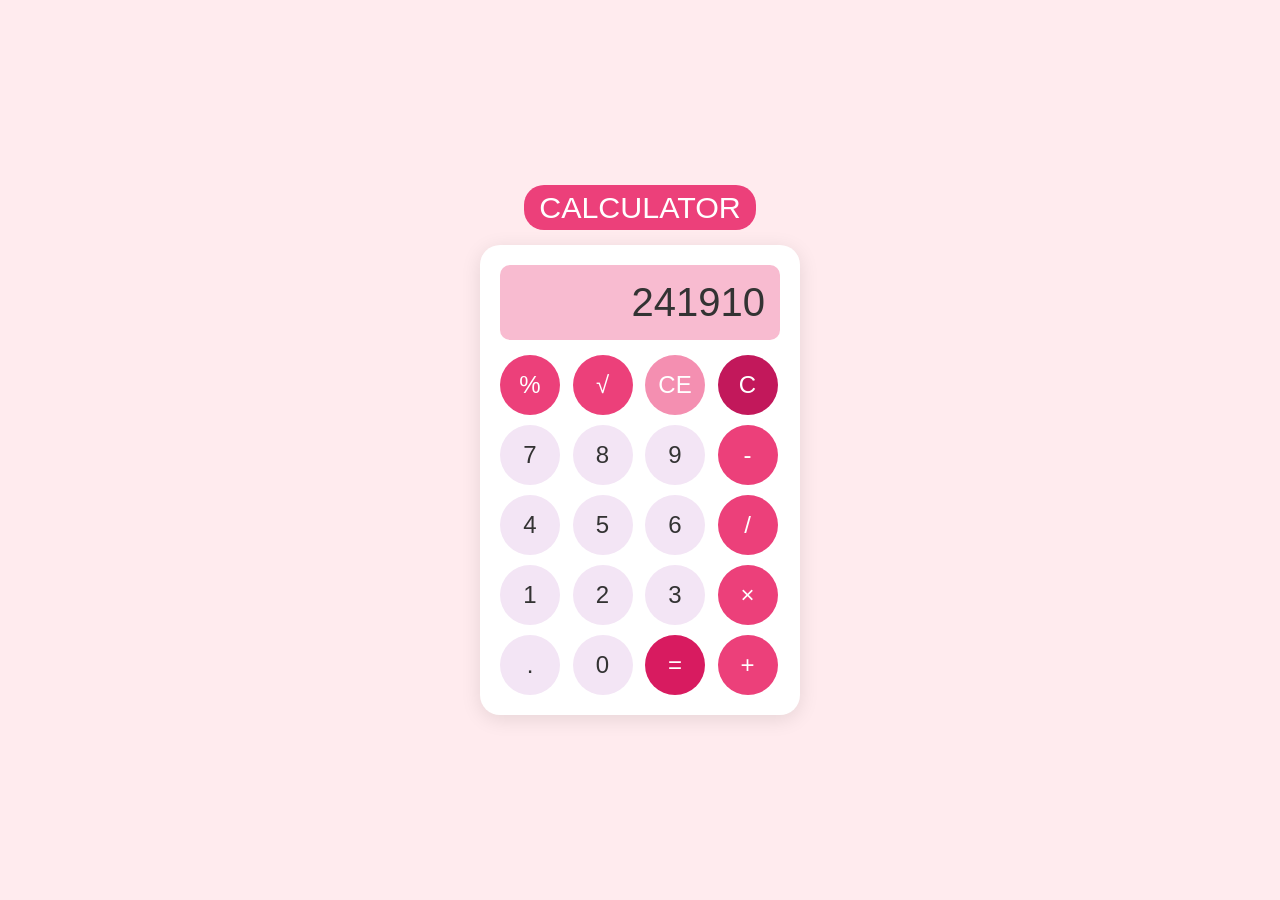
<file: Calculator/index.html>
<!DOCTYPE html>
<html lang="en">
<head>
    <meta charset="UTF-8">
    <meta name="viewport" content="width=device-width, initial-scale=1.0">
    <title>241910 Calculator</title>
    <link rel="stylesheet" href="style.css">
</head>
<body>
    <div class="container">
        <div class="title">Calculator</div>
        <div class="calculator">
            <div class="display">241910</div>
            <div class="buttons">
                <button class="button operator">%</button>
                <button class="button operator">√</button>
                <button class="button clear ce">CE</button>
                <button class="button clear c">C</button>
                <button class="button">7</button>
                <button class="button">8</button>
                <button class="button">9</button>
                <button class="button operator">-</button>
                <button class="button">4</button>
                <button class="button">5</button>
                <button class="button">6</button>
                <button class="button operator">/</button>
                <button class="button">1</button>
                <button class="button">2</button>
                <button class="button">3</button>
                <button class="button operator">&times;</button>
                <button class="button">.</button>
                <button class="button">0</button>
                <button class="button equal">=</button>
                <button class="button operator">+</button>
            </div>
        </div>
    </div>
</body>
</html>
</file>
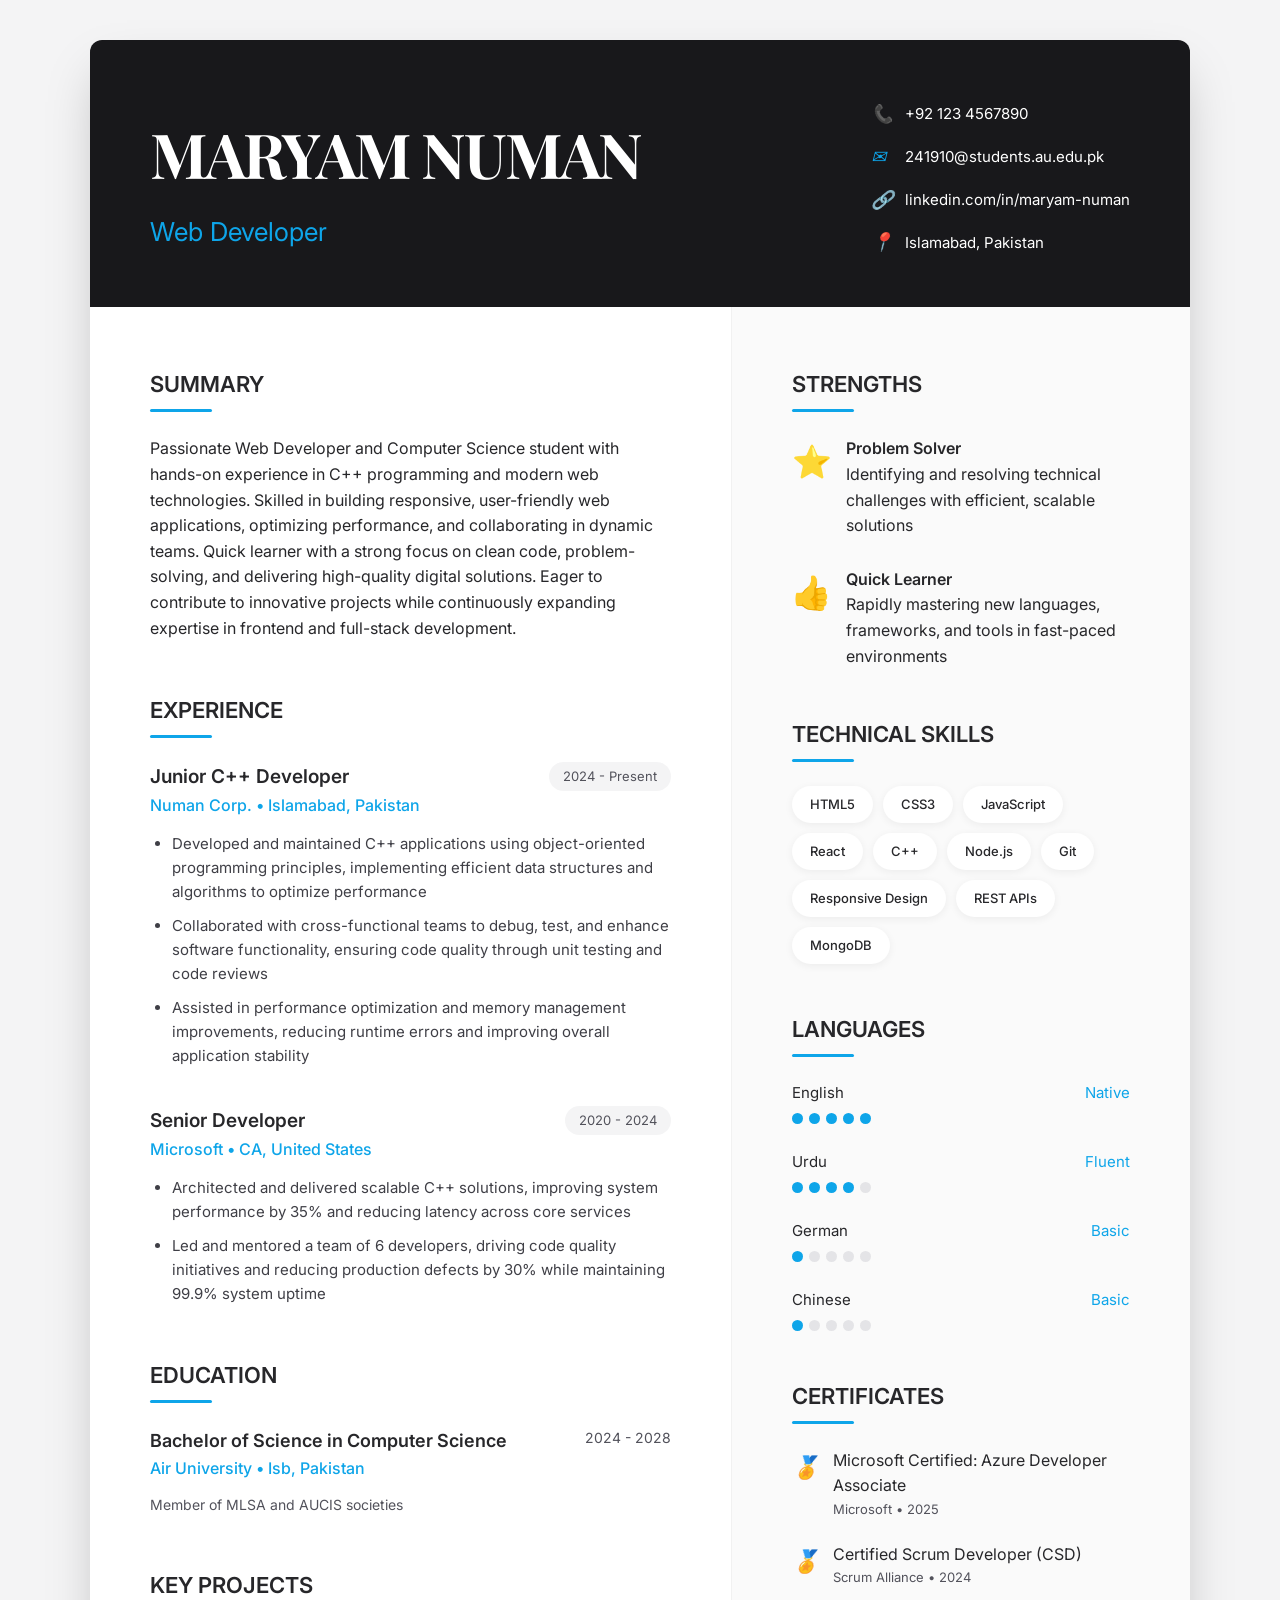
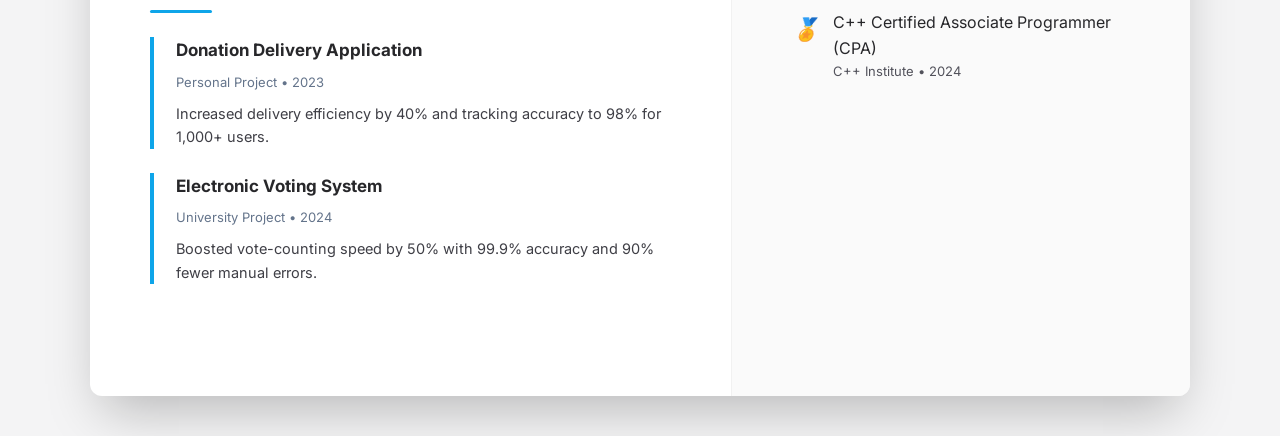
<file: CV/index.html>
<!DOCTYPE html>
<html lang="en">
<head>
    <meta charset="UTF-8">
    <meta name="viewport" content="width=device-width, initial-scale=1.0">
    <title>241910 CV</title>
    
    <!-- Google Fonts -->
    <link rel="stylesheet" href="https://fonts.googleapis.com/css2?family=Playfair+Display:wght@700&family=Inter:wght@400;500;600&display=swap">
    
    <!-- Your custom styles -->
    <link rel="stylesheet" href="style.css">
</head>
<body>
    <div class="cv-container">
        
        <header class="header">
            <div>
                <h1 class="name">MARYAM NUMAN</h1>
                <p class="title">Web Developer</p>
            </div>
            
            <div class="contact">
                <div class="contact-item">
                    <i>📞</i>
                    <span>+92 123 4567890</span>
                </div>
                <div class="contact-item">
                    <i>✉️</i>
                    <span>241910@students.au.edu.pk</span>
                </div>
                <div class="contact-item">
                    <i>🔗</i>
                    <span>linkedin.com/in/maryam-numan</span>
                </div>
                <div class="contact-item">
                    <i>📍</i>
                    <span>Islamabad, Pakistan</span>
                </div>
            </div>
        </header>

        <div class="main">
            
            <div class="left">
                
                <div class="section">
                    <h2 class="section-title">SUMMARY</h2>
                    <p>
                        Passionate Web Developer and Computer Science student with hands-on experience in C++ programming and modern web technologies. Skilled in building responsive, user-friendly web applications, optimizing performance, and collaborating in dynamic teams. Quick learner with a strong focus on clean code, problem-solving, and delivering high-quality digital solutions. Eager to contribute to innovative projects while continuously expanding expertise in frontend and full-stack development.
                    </p>
                </div>

                <div class="section">
                    <h2 class="section-title">EXPERIENCE</h2>
                    
                    <div class="job">
                        <div class="job-header">
                            <div>
                                <div class="job-title">Junior C++ Developer</div>
                                <div class="company">Numan Corp. • Islamabad, Pakistan</div>
                            </div>
                            <div class="date">2024 - Present</div>
                        </div>
                        <ul>
                            <li>Developed and maintained C++ applications using object-oriented programming principles, implementing efficient data structures and algorithms to optimize performance</li>
                            <li>Collaborated with cross-functional teams to debug, test, and enhance software functionality, ensuring code quality through unit testing and code reviews</li>
                            <li>Assisted in performance optimization and memory management improvements, reducing runtime errors and improving overall application stability</li>
                        </ul>
                    </div>
                    
                    <div class="job">
                        <div class="job-header">
                            <div>
                                <div class="job-title">Senior Developer</div>
                                <div class="company">Microsoft • CA, United States</div>
                            </div>
                            <div class="date">2020 - 2024</div>
                        </div>
                        <ul>
                            <li>Architected and delivered scalable C++ solutions, improving system performance by 35% and reducing latency across core services</li>
                            <li>Led and mentored a team of 6 developers, driving code quality initiatives and reducing production defects by 30% while maintaining 99.9% system uptime</li>
                        </ul>
                    </div>
                </div>

                <div class="section">
                    <h2 class="section-title">EDUCATION</h2>
                    <div class="education">
                        <div>
                            <div class="degree">Bachelor of Science in Computer Science</div>
                            <div class="school">Air University • Isb, Pakistan</div>
                        </div>
                        <div class="year">2024 - 2028</div>
                    </div>
                    <p class="note">
                        Member of MLSA and AUCIS societies
                    </p>
                </div>

                <div class="section">
                    <h2 class="section-title">KEY PROJECTS</h2>
                    <div class="projects-grid">
                        <div class="project">
                            <h4>Donation Delivery Application</h4>
                            <small>Personal Project • 2023</small>
                            <p>Increased delivery efficiency by 40% and tracking accuracy to 98% for 1,000+ users.</p>
                        </div>
                        <div class="project">
                            <h4>Electronic Voting System</h4>
                            <small>University Project • 2024</small>
                            <p>Boosted vote-counting speed by 50% with 99.9% accuracy and 90% fewer manual errors.</p>
                        </div>
                    </div>
                </div>
            </div>

            <div class="right">
                
                <div class="section">
                    <h2 class="section-title">STRENGTHS</h2>
                    
                    <div class="strength">
                        <div class="strength-icon">⭐</div>
                        <div>
                            <div class="strength-title">Problem Solver</div>
                            <div>Identifying and resolving technical challenges with efficient, scalable solutions</div>
                        </div>
                    </div>
                    
                    <div class="strength">
                        <div class="strength-icon">👍</div>
                        <div>
                            <div class="strength-title">Quick Learner</div>
                            <div>Rapidly mastering new languages, frameworks, and tools in fast-paced environments</div>
                        </div>
                    </div>
                </div>

                <div class="section">
                    <h2 class="section-title">TECHNICAL SKILLS</h2>
                    <div class="skill-tags">
                        <span class="skill-tag">HTML5</span>
                        <span class="skill-tag">CSS3</span>
                        <span class="skill-tag">JavaScript</span>
                        <span class="skill-tag">React</span>
                        <span class="skill-tag">C++</span>
                        <span class="skill-tag">Node.js</span>
                        <span class="skill-tag">Git</span>
                        <span class="skill-tag">Responsive Design</span>
                        <span class="skill-tag">REST APIs</span>
                        <span class="skill-tag">MongoDB</span>
                    </div>
                </div>

                <div class="section">
                    <h2 class="section-title">LANGUAGES</h2>
                    
                    <div class="language">
                        <div class="lang-name">
                            <span>English</span>
                            <span class="level">Native</span>
                        </div>
                        <div class="lang-level">
                            <div class="dot dot-filled"></div>
                            <div class="dot dot-filled"></div>
                            <div class="dot dot-filled"></div>
                            <div class="dot dot-filled"></div>
                            <div class="dot dot-filled"></div>
                        </div>
                    </div>
                    
                    <div class="language">
                        <div class="lang-name">
                            <span>Urdu</span>
                            <span class="level">Fluent</span>
                        </div>
                        <div class="lang-level">
                            <div class="dot dot-filled"></div>
                            <div class="dot dot-filled"></div>
                            <div class="dot dot-filled"></div>
                            <div class="dot dot-filled"></div>
                            <div class="dot dot-empty"></div>
                        </div>
                    </div>
                    
                    <div class="language">
                        <div class="lang-name">
                            <span>German</span>
                            <span class="level">Basic</span>
                        </div>
                        <div class="lang-level">
                            <div class="dot dot-filled"></div>
                            <div class="dot dot-empty"></div>
                            <div class="dot dot-empty"></div>
                            <div class="dot dot-empty"></div>
                            <div class="dot dot-empty"></div>
                        </div>
                    </div>

                    <div class="language">
                        <div class="lang-name">
                            <span>Chinese</span>
                            <span class="level">Basic</span>
                        </div>
                        <div class="lang-level">
                            <div class="dot dot-filled"></div>
                            <div class="dot dot-empty"></div>
                            <div class="dot dot-empty"></div>
                            <div class="dot dot-empty"></div>
                            <div class="dot dot-empty"></div>
                        </div>
                    </div>
                </div>

                <div class="section">
                    <h2 class="section-title">CERTIFICATES</h2>
                    
                    <div class="certificate">
                        <i>🏅</i>
                        <div>
                            <div>Microsoft Certified: Azure Developer Associate</div>
                            <div class="cert-date">Microsoft • 2025</div>
                        </div>
                    </div>
                    
                    <div class="certificate">
                        <i>🏅</i>
                        <div>
                            <div>Certified Scrum Developer (CSD)</div>
                            <div class="cert-date">Scrum Alliance • 2024</div>
                        </div>
                    </div>
                    
                    <div class="certificate">
                        <i>🏅</i>
                        <div>
                            <div>C++ Certified Associate Programmer (CPA)</div>
                            <div class="cert-date">C++ Institute • 2024</div>
                        </div>
                    </div>
                </div>
                
            </div>
        </div>
        
    </div>
</body>
</html>
</file>
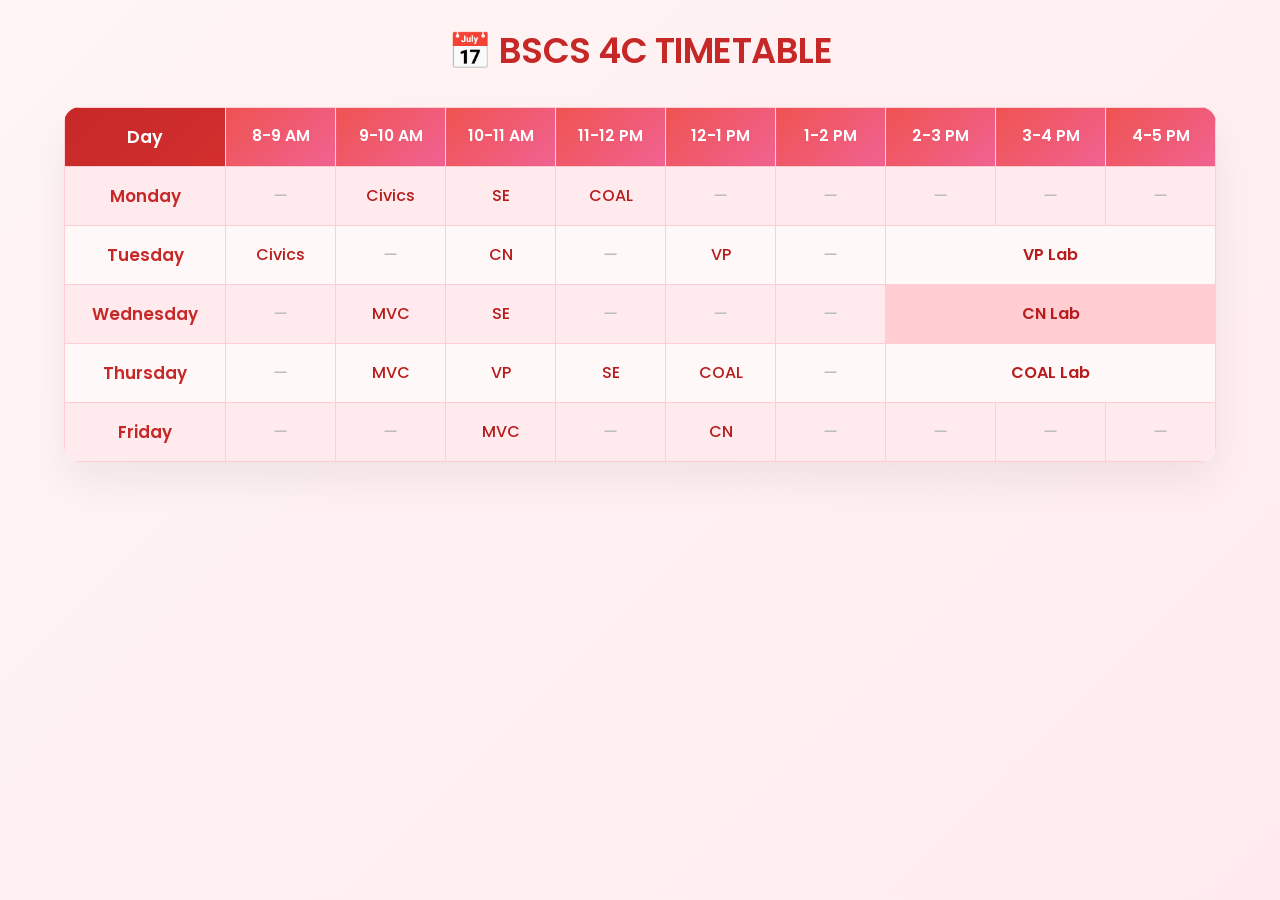
<file: Timetable/index.html>
<!DOCTYPE html>
<html lang="en">
<head>
    <meta charset="UTF-8">
    <meta name="viewport" content="width=device-width, initial-scale=1.0">
    <title>241910 Timetable</title>
    <!-- Link to external stylesheet -->
    <link rel="stylesheet" href="style.css">
</head>
<body>
    <h1>📅 BSCS 4C TIMETABLE</h1>

    <div class="container">
        <table>
            <thead>
                <tr>
                    <th>Day</th>
                    <th>8-9 AM</th>
                    <th>9-10 AM</th>
                    <th>10-11 AM</th>
                    <th>11-12 PM</th>
                    <th>12-1 PM</th>
                    <th>1-2 PM</th>
                    <th>2-3 PM</th>
                    <th>3-4 PM</th>
                    <th>4-5 PM</th>
                </tr>
            </thead>
            <tbody>
                <tr>
                    <td>Monday</td>
                    <td class="subject"></td>
                    <td class="subject">Civics</td>
                    <td class="subject">SE</td>
                    <td class="subject">COAL</td>
                    <td class="subject"></td>
                    <td class="subject"></td>
                    <td class="subject"></td>
                    <td class="subject"></td>
                    <td class="subject"></td>
                </tr>
                <tr>
                    <td>Tuesday</td>
                    <td class="subject">Civics</td>
                    <td class="subject"></td>
                    <td class="subject">CN</td>
                    <td class="subject"></td>
                    <td class="subject">VP</td>
                    <td class="subject"></td>
                    <td class="lab" colspan="3">VP Lab</td>
                </tr>
                <tr>
                    <td>Wednesday</td>
                    <td class="subject"></td>
                    <td class="subject">MVC</td>
                    <td class="subject">SE</td>
                    <td class="subject"></td>
                    <td class="subject"></td>
                    <td class="subject"></td>
                    <td class="lab" colspan="3">CN Lab</td>
                </tr>
                <tr>
                    <td>Thursday</td>
                    <td class="subject"></td>
                    <td class="subject">MVC</td>
                    <td class="subject">VP</td>
                    <td class="subject">SE</td>
                    <td class="subject">COAL</td>
                    <td class="subject"></td>
                    <td class="lab" colspan="3">COAL Lab</td>
                </tr>
                <tr>
                    <td>Friday</td>
                    <td class="subject"></td>
                    <td class="subject"></td>
                    <td class="subject">MVC</td>
                    <td class="subject"></td>
                    <td class="subject">CN</td>
                    <td class="subject"></td>
                    <td class="subject"></td>
                    <td class="subject"></td>
                    <td class="subject"></td>
                </tr>
            </tbody>
        </table>
    </div>

</body>
</html>
</file>
<file: Calculator/style.css>
body {
    background-color: #ffebee; 
    display: flex;
    justify-content: center;
    align-items: center;
    height: 100vh;
    margin: 0;
    font-family: Arial, sans-serif;
}

.container {
    text-align: center;
}

.title {
    background-color: #ec407a;
    color: white;
    border-radius: 20px;
    padding: 5px 15px;
    font-size: 1.9em;
    text-transform: uppercase;
    margin-bottom: 15px;
    width: fit-content;
    margin-left: auto;
    margin-right: auto;
}

.calculator {
    background-color: #fff;
    border-radius: 20px;
    box-shadow: 0 4px 20px rgba(0, 0, 0, 0.1);
    padding: 20px;
    width: 280px;
    max-width: 90%; 
}

.display {
    background-color: #f8bbd0;
    border-radius: 10px;
    color: #333;
    font-size: 2.5em;
    padding: 15px;
    text-align: right;
    margin-bottom: 15px;
    overflow: hidden;
}

.buttons {
    display: grid;
    grid-template-columns: repeat(4, 1fr);
    gap: 10px;
}

.button {
    background-color: #f3e5f5; 
    border: none;
    border-radius: 50%;
    color: #333;
    cursor: pointer;
    font-size: 1.5em;
    height: 60px;
    width: 60px;
    display: flex;
    justify-content: center;
    align-items: center;
    transition: background-color 0.2s;
}

.button:hover {
    background-color: #e1bee7; 
}

.button.operator {
    background-color: #ec407a;
    color: white;
}

.button.operator:hover {
    background-color: #d81b60;
}

.button.clear {
    background-color: #f48fb1;
    color: white;
}

.button.clear:hover {
    background-color: #f06292;
}

.button.clear.c {
    background-color: #c2185b; 
}

.button.clear.c:hover {
    background-color: #ad1457;
}

.button.equal {
    background-color: #d81b60;
    color: white;
}

.button.equal:hover {
    background-color: #c2185b;
}

@media (max-width: 400px) {
    .calculator {
        padding: 15px;
    }

    .display {
        font-size: 1.5em;
        padding: 10px;
    }

    .button {
        font-size: 1.2em;
        height: 50px; 
        width: 50px;
    }

    .buttons {
        gap: 8px; 
    }
}
</file>
<file: CV/style.css>
:root {
    --accent: #0ea5e9;
}

* {
    margin: 0;
    padding: 0;
    box-sizing: border-box;
}

body {
    font-family: 'Inter', system-ui, sans-serif;
    background: #f4f4f5;
    color: #27272a;
    line-height: 1.6;
    padding: 40px 20px;
}

.cv-container {
    max-width: 1100px;
    margin: 0 auto;
    background: white;
    box-shadow: 0 25px 50px -12px rgb(0 0 0 / 0.25);
    overflow: hidden;
    border-radius: 12px;
}

.header {
    background: #18181b;
    color: white;
    padding: 60px 60px 50px;
    display: flex;
    flex-wrap: wrap;
    gap: 40px;
    align-items: center;
    justify-content: space-between;
}

.name {
    font-family: 'Playfair Display', serif;
    font-size: 62px;
    font-weight: 700;
    letter-spacing: -2px;
}

.title {
    font-size: 26px;
    color: var(--accent);
    margin-top: 8px;
}

.contact {
    display: flex;
    flex-direction: column;
    gap: 14px;
    font-size: 15px;
}

.contact-item {
    display: flex;
    align-items: center;
    gap: 12px;
}

.contact-item i {
    width: 22px;
    color: var(--accent);
    font-size: 18px;
}

.main {
    display: grid;
    grid-template-columns: 7fr 5fr;
}

.left {
    padding: 60px;
    border-right: 1px solid #f1f1f1;
}

.right {
    background: #fafafa;
    padding: 60px;
}

.section {
    margin-bottom: 52px;
}

.section-title {
    font-size: 22px;
    font-weight: 600;
    position: relative;
    padding-bottom: 10px;
    margin-bottom: 24px;
}

.section-title:after {
    content: '';
    position: absolute;
    bottom: 0;
    left: 0;
    width: 62px;
    height: 3px;
    background: var(--accent);
    border-radius: 999px;
}

.job {
    margin-bottom: 38px;
}

.job-header {
    display: flex;
    justify-content: space-between;
    align-items: flex-start;
    margin-bottom: 14px;
}

.job-title {
    font-size: 19px;
    font-weight: 600;
}

.company {
    color: var(--accent);
    font-weight: 500;
}

.date {
    background: #f4f4f5;
    color: #52525b;
    font-size: 13px;
    padding: 4px 14px;
    border-radius: 9999px;
    white-space: nowrap;
}

.job ul {
    padding-left: 22px;
}

.job li {
    margin-bottom: 10px;
    font-size: 15px;
    color: #3f3f46;
}

.education {
    display: flex;
    justify-content: space-between;
    align-items: flex-start;
}

.degree {
    font-weight: 600;
    font-size: 18px;
}

.school {
    color: var(--accent);
    font-weight: 500;
}

.year {
    text-align: right;
    color: #52525b;
    font-size: 14px;
}

.note {
    margin-top: 12px;
    font-size: 14px;
    color: #52525b;
}

.projects-grid {
    display: grid;
    grid-template-columns: 1fr;
    gap: 24px;
}

.project {
    border-left: 4px solid var(--accent);
    padding-left: 22px;
}

.project h4 {
    font-size: 17px;
    margin-bottom: 4px;
}

.project small {
    color: #64748b;
    font-size: 13px;
}

.project p {
    margin-top: 8px;
    font-size: 14.5px;
    color: #3f3f46;
}

.right .section {
    margin-bottom: 48px;
}

.strength {
    display: flex;
    gap: 18px;
    margin-bottom: 28px;
}

.strength-icon {
    font-size: 32px;
    width: 36px;
}

.strength-title {
    font-weight: 600;
}

.skill-tags {
    display: flex;
    flex-wrap: wrap;
    gap: 10px;
}

.skill-tag {
    background: white;
    box-shadow: 0 2px 8px rgba(0,0,0,0.06);
    padding: 8px 18px;
    border-radius: 9999px;
    font-size: 13px;
    font-weight: 500;
    color: #27272a;
}

.language {
    margin-bottom: 26px;
}

.lang-name {
    display: flex;
    justify-content: space-between;
    font-size: 15px;
    margin-bottom: 8px;
}

.level {
    color: var(--accent);
}

.lang-level {
    display: flex;
    gap: 6px;
}

.dot {
    width: 11px;
    height: 11px;
    border-radius: 50%;
}

.dot-filled {
    background: var(--accent);
}

.dot-empty {
    background: #e4e4e7;
}

.certificate {
    display: flex;
    gap: 14px;
    align-items: flex-start;
    margin-bottom: 22px;
}

.certificate i {
    font-size: 22px;
    color: var(--accent);
    margin-top: 2px;
}

.cert-date {
    font-size: 13px;
    color: #52525b;
}

@media (max-width: 900px) {
    .main {
        grid-template-columns: 1fr;
    }
    .left, .right {
        padding: 50px 40px;
    }
    .header {
        padding: 50px 40px;
    }
}

@media print {
    body {
        padding: 0;
        background: white;
    }
    .cv-container {
        box-shadow: none;
        border-radius: 0;
        max-width: 100%;
    }
}
</file>
<file: Timetable/style.css>
@import url('https://fonts.googleapis.com/css2?family=Poppins:wght@400;500;600&display=swap');

body {
    font-family: 'Poppins', system-ui, sans-serif;
    background: linear-gradient(135deg, #fff5f5 0%, #ffebee 100%);
    margin: 0;
    padding: 0px;
    display: flex;
    flex-direction: column;
    align-items: center;
    min-height: 100vh;
    color: #333;
}

h1 {
    font-size: 2.2rem;
    font-weight: 600;
    color: #c62828;
    margin-bottom: 20px;
    text-align: center;
    letter-spacing: -0.5px;
}

.container {
    width: 90%;
    margin-top: 10px;
    max-width: 1380px;
    background: white;
    border-radius: 16px;
    overflow: hidden;
    box-shadow: 0 20px 40px rgba(0, 0, 0, 0.06);
}

table {
    width: 100%;
    border-collapse: collapse;
    table-layout: fixed;
}

th, td {
    padding: 16px 10px;
    text-align: center;
    border: 1px solid #ffcdd2;
    transition: background 0.2s ease;
    white-space: normal;
    word-wrap: break-word;
    overflow-wrap: break-word;
}

th {
    background: linear-gradient(135deg, #ef5350, #f06292);
    color: white;
    font-weight: 600;
    font-size: 1.05rem;
}

th:first-child {
    background: linear-gradient(135deg, #c62828, #d32f2f);
    width: 140px;
    font-size: 1.1rem;
}

th:not(:first-child) {
    font-size: 0.98rem;
    padding: 12px 6px;
    line-height: 1.3;
}

td:first-child {
    background: #ffebee;
    font-weight: 600;
    color: #c62828;
    font-size: 1.05rem;
    width: 140px;
}

tr:nth-child(even) td {
    background: #fff8f8;
}

tr:hover td {
    background: #f0d8dd !important;
}

td.subject {
    background: #ffebee;
    color: #b71c1c;
    font-weight: 500;
}

td.lab {
    background: #ffcdd2;
    color: #b71c1c;
    font-weight: 600;
    text-align: center;
    vertical-align: middle;
}

td:empty, td:empty::before {
    content: "—";
    color: #bdbdbd;
    font-style: italic;
}

.footer {
    text-align: center;
    margin-top: 25px;
    color: #757575;
    font-size: 0.95rem;
}
</file>
